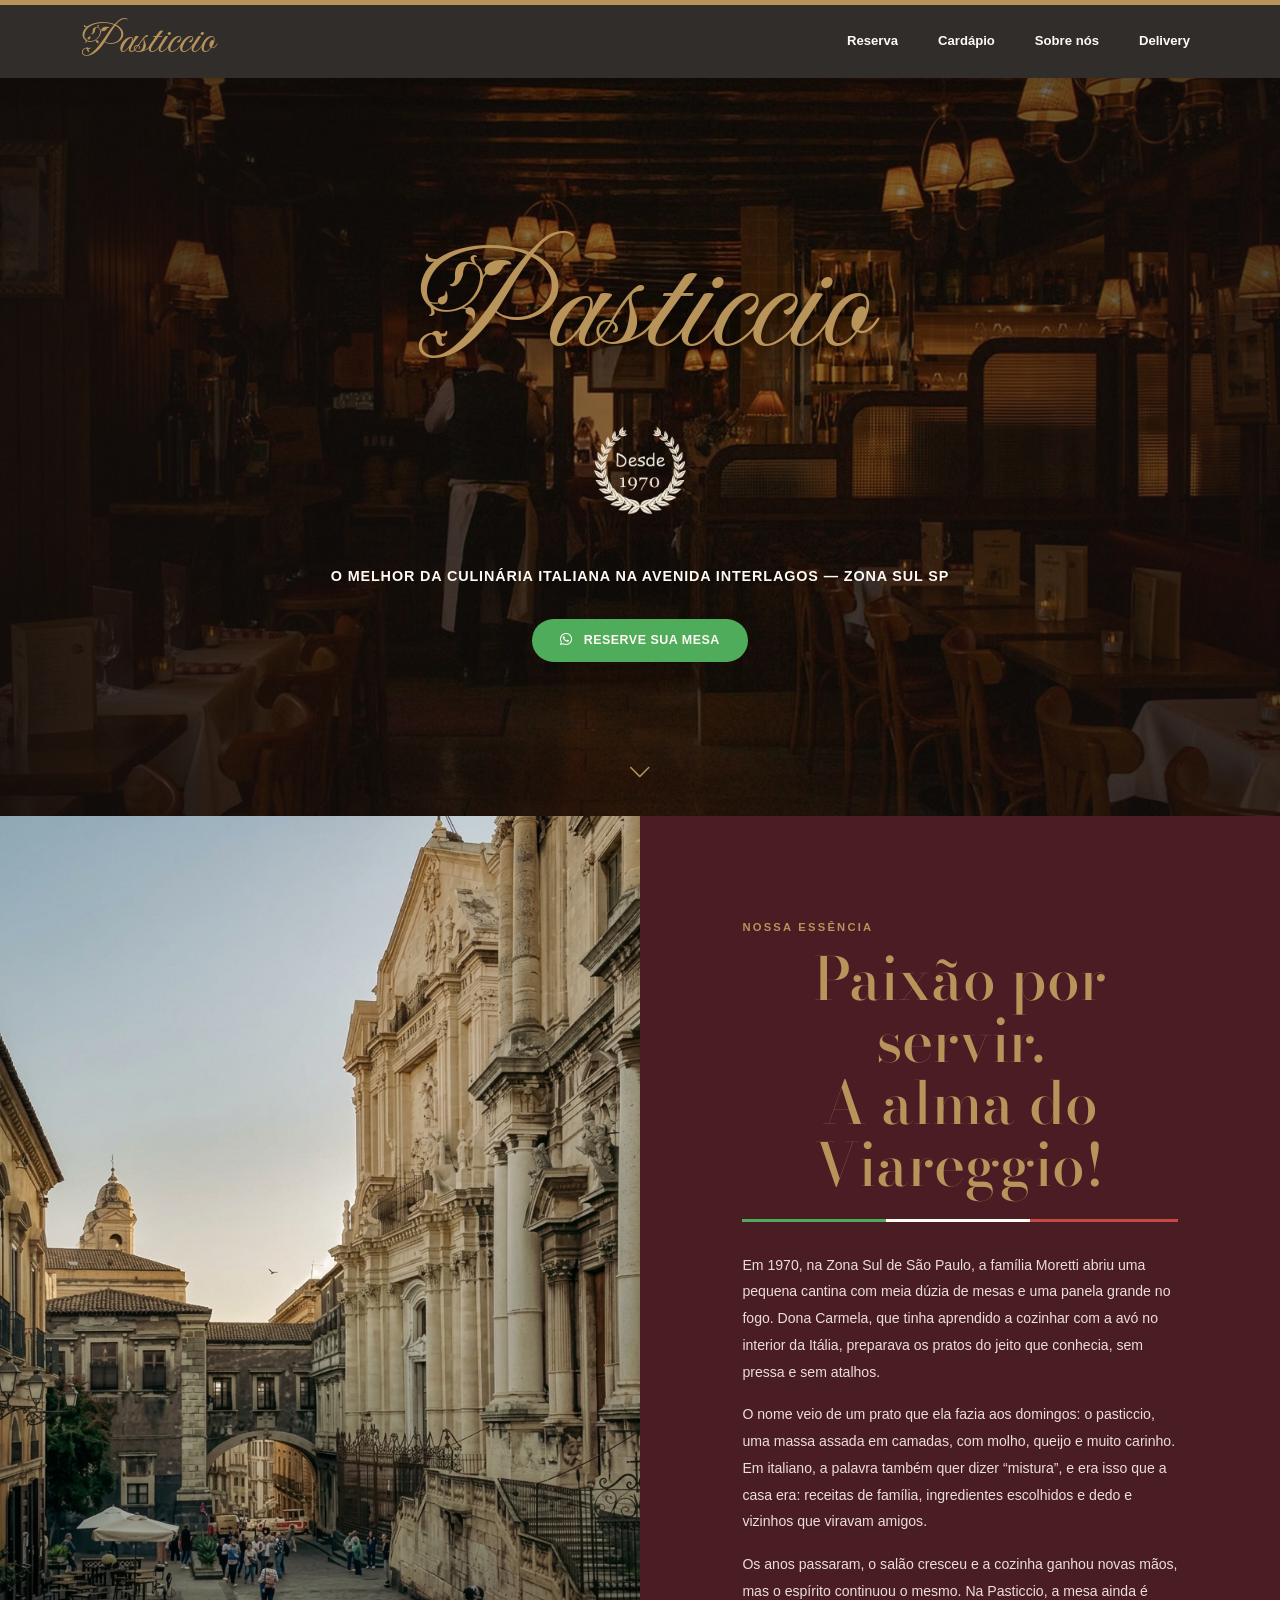
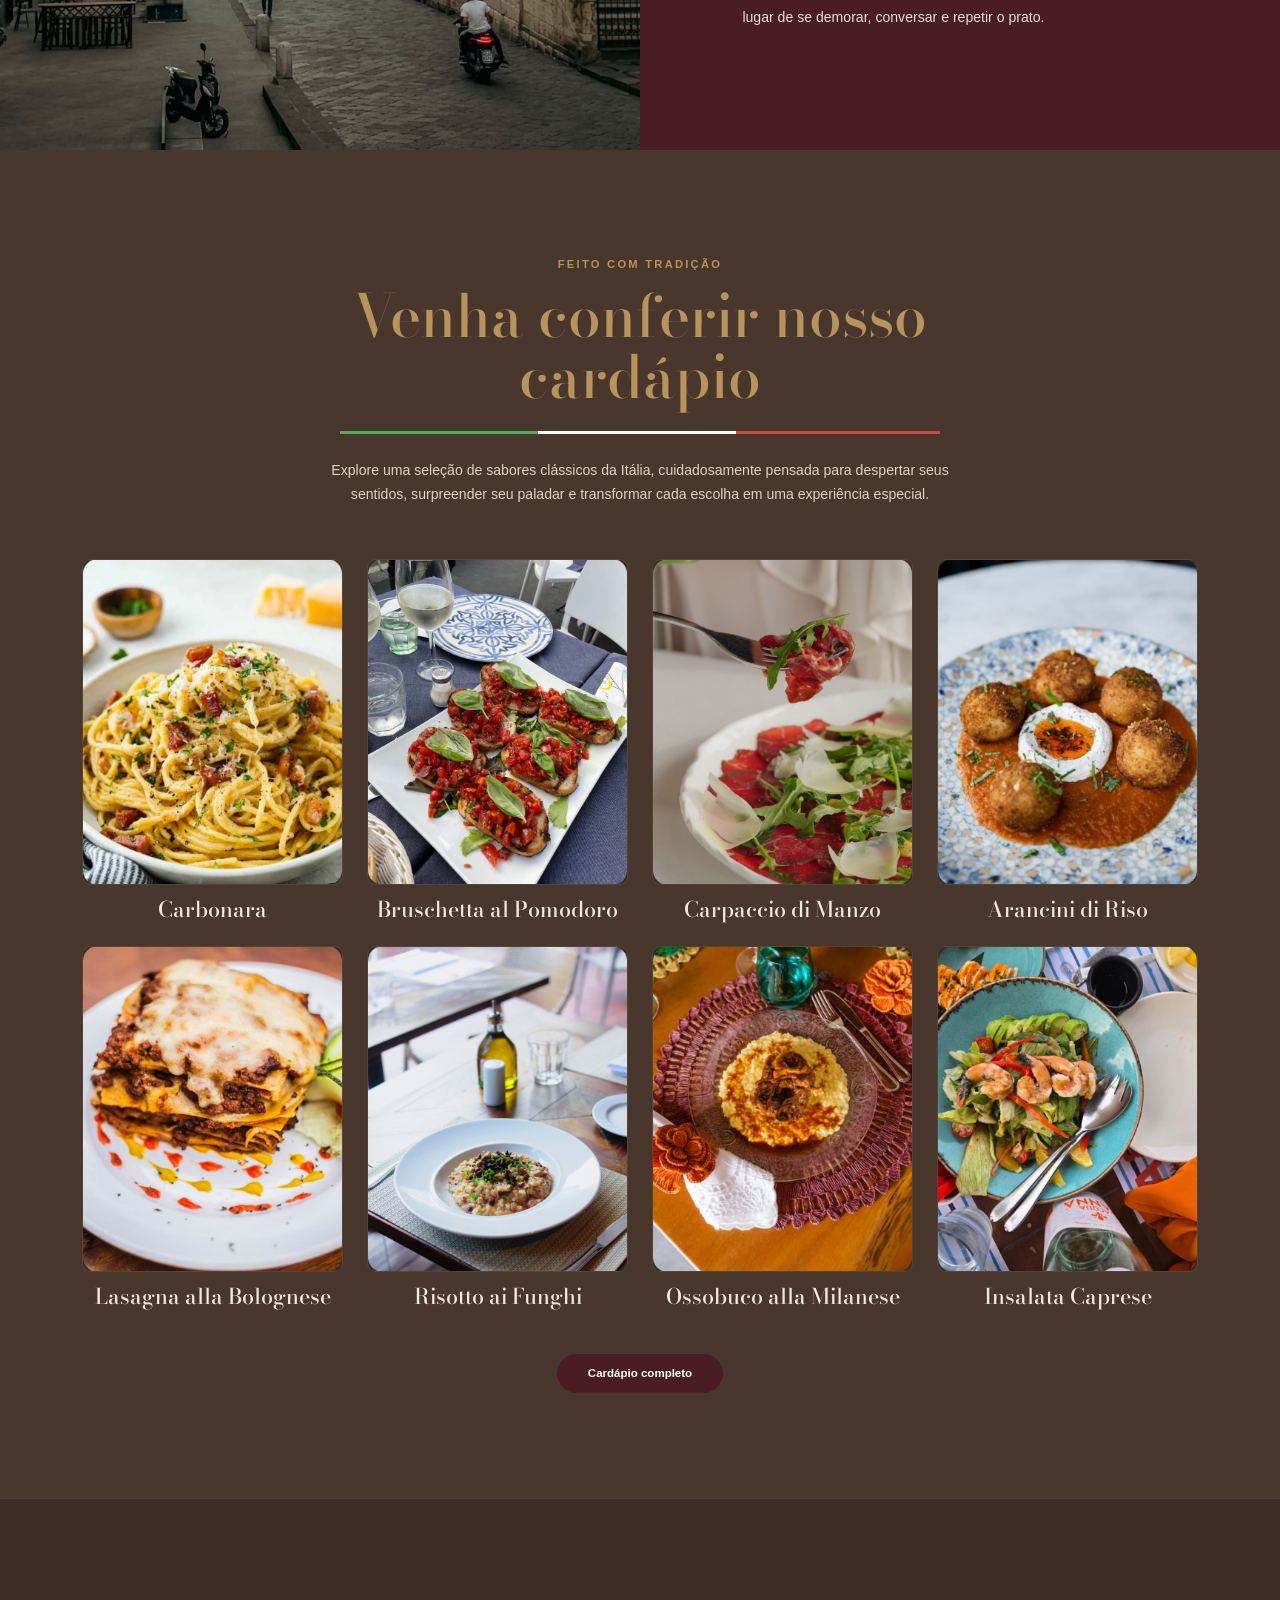
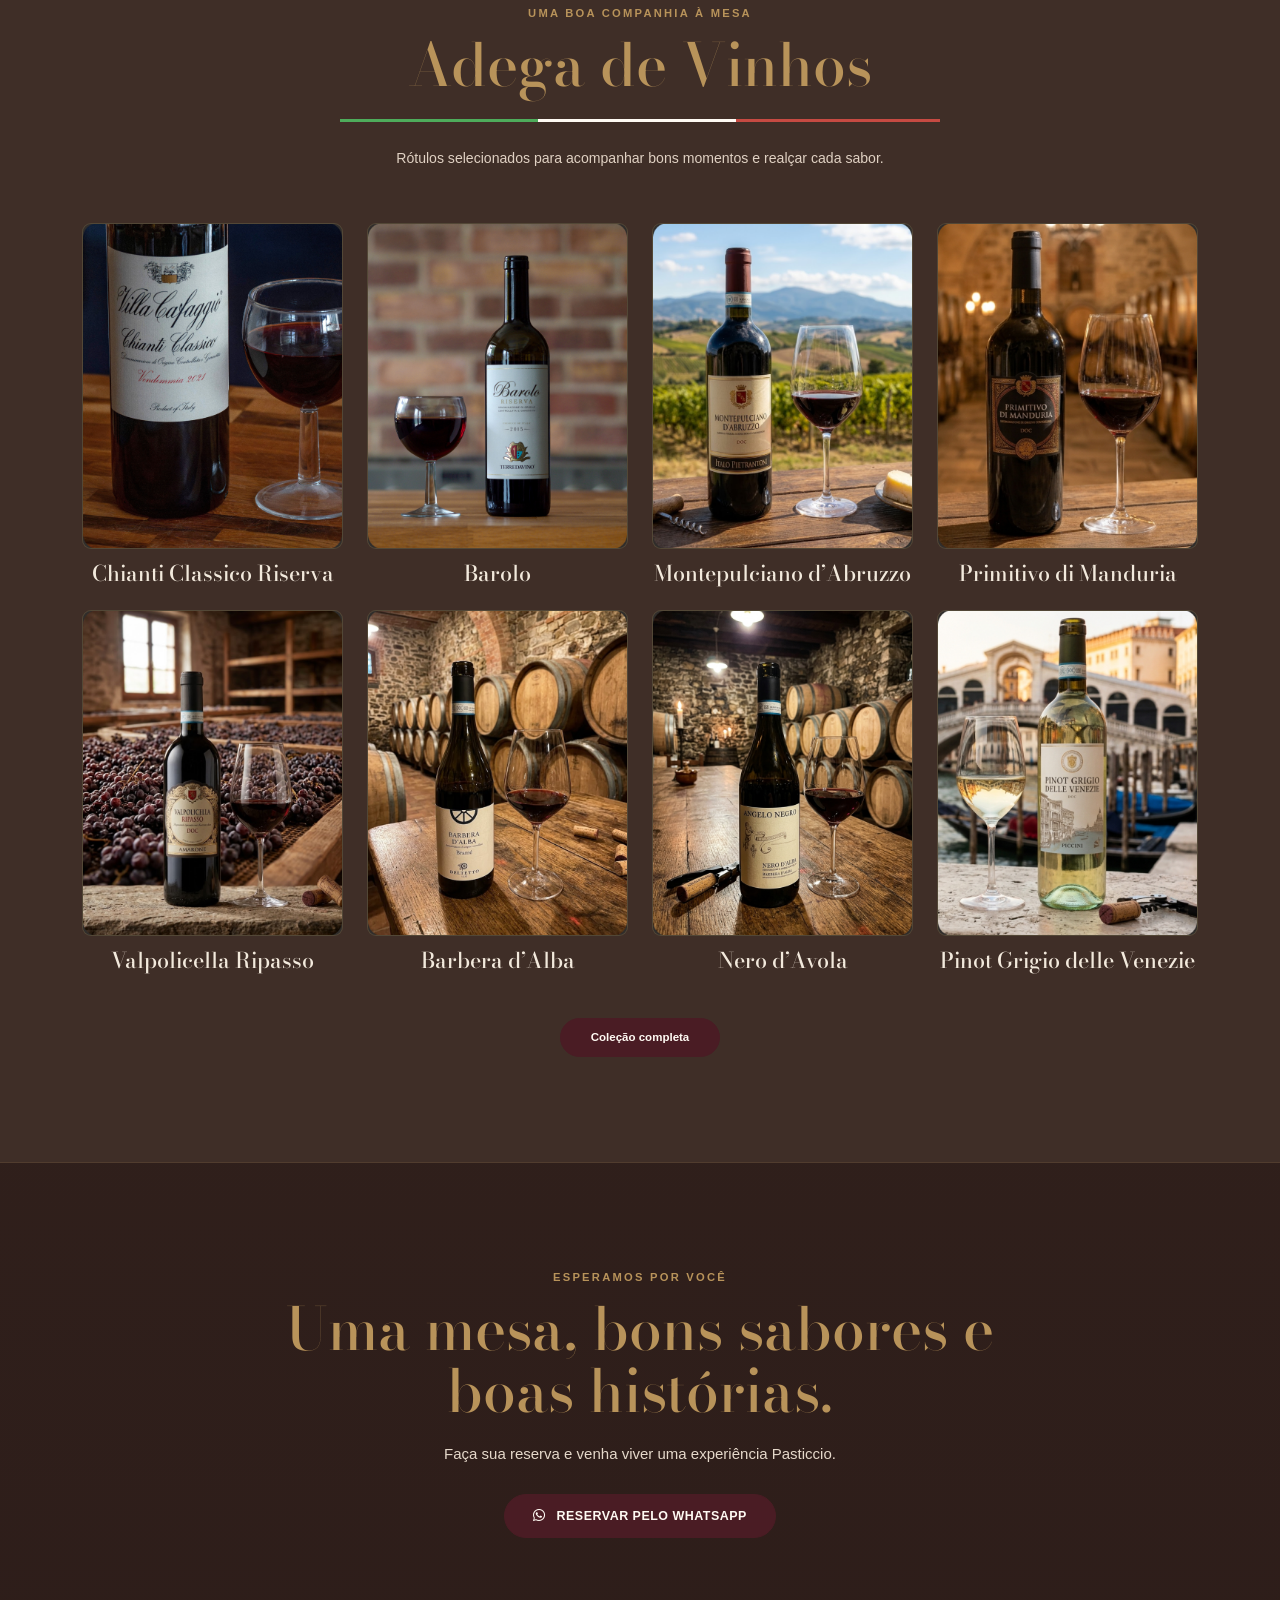
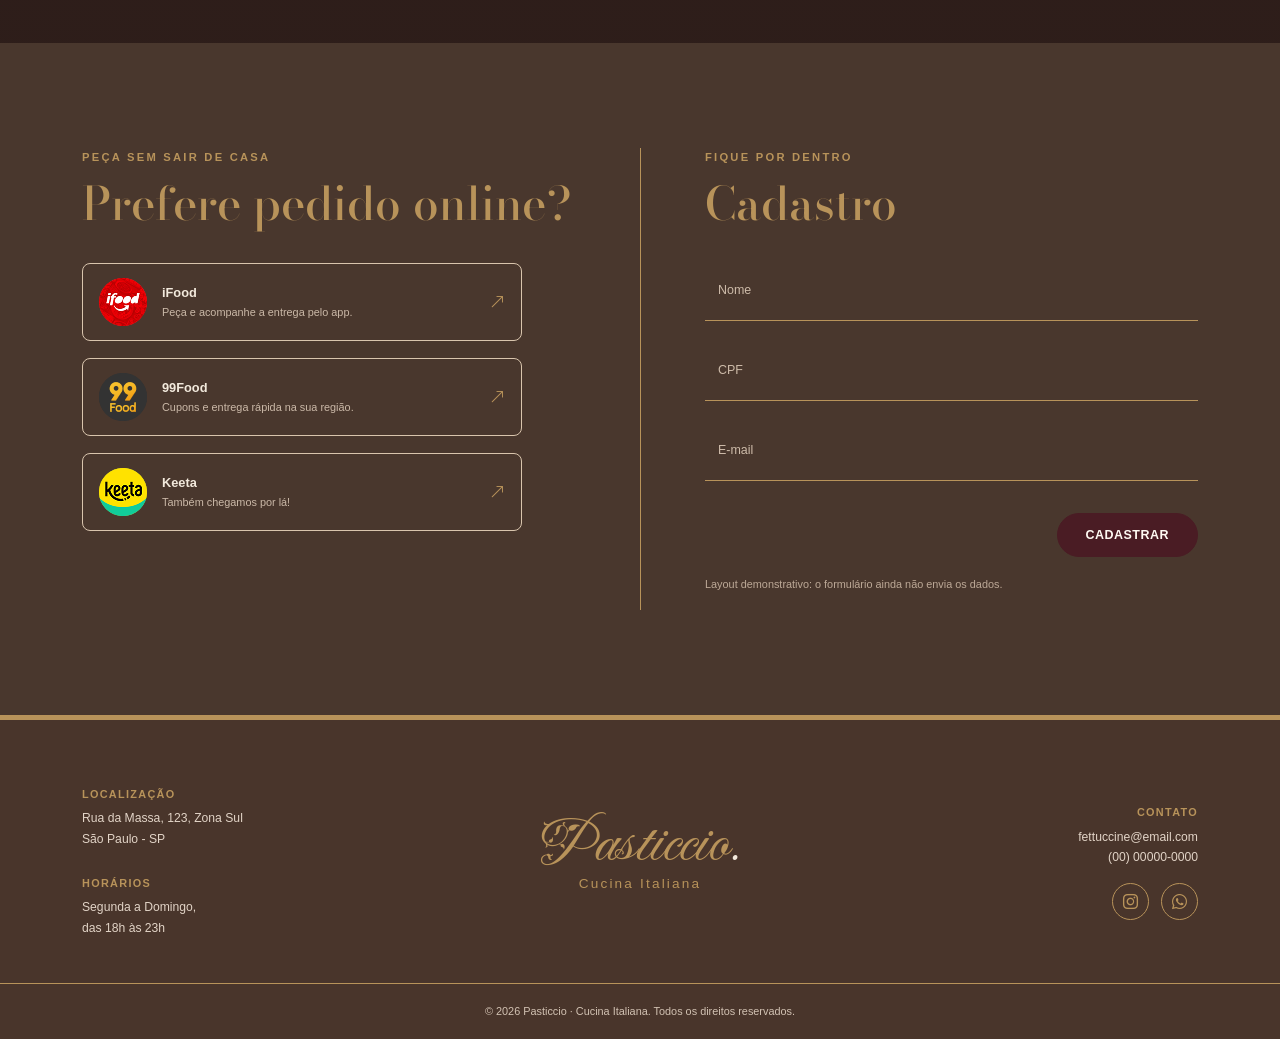
<file: index.html>
<!DOCTYPE html>
<html lang="pt-BR">
<head>
    <meta charset="UTF-8">
    <meta http-equiv="refresh" content="0; url=./Html/index.html">
    <title>PI Project</title>
</head>
<body>
    <script>
        window.location.replace("./Html/index.html");
    </script>
</body>
</html>
</file>
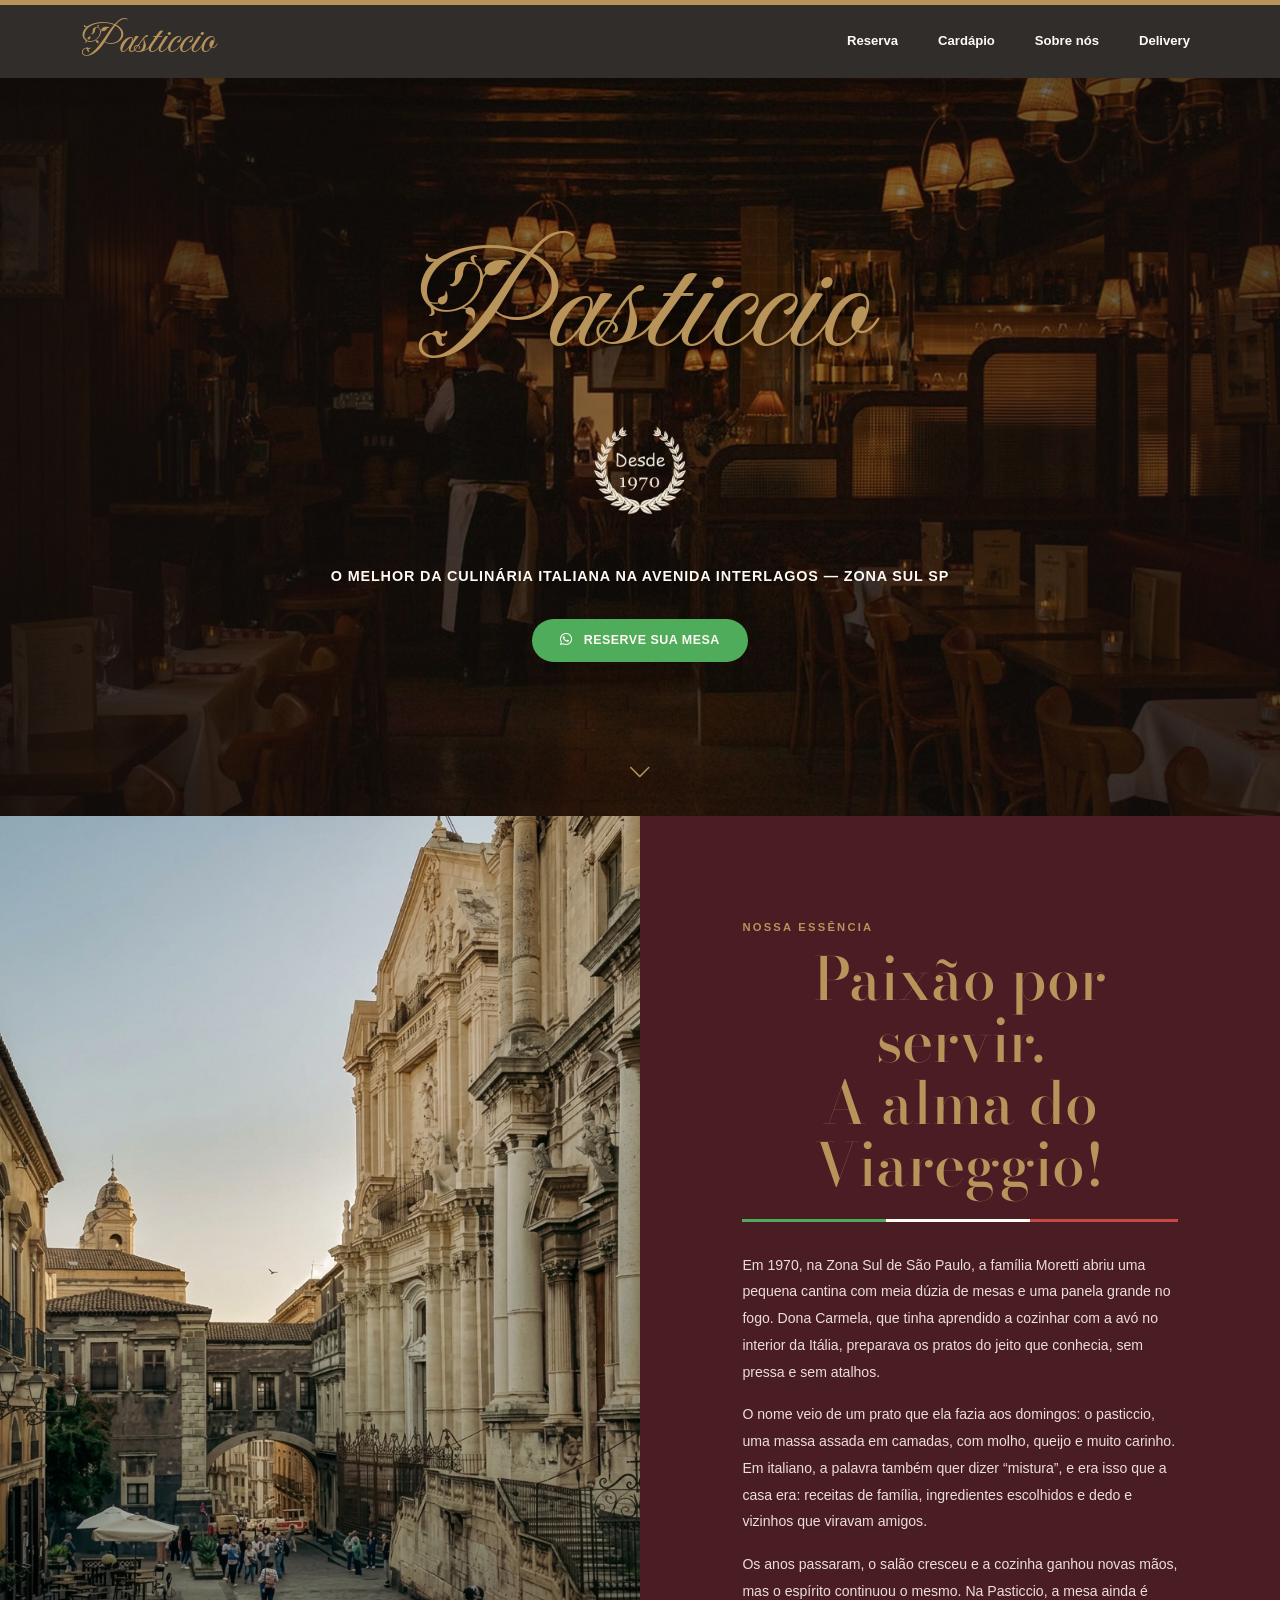
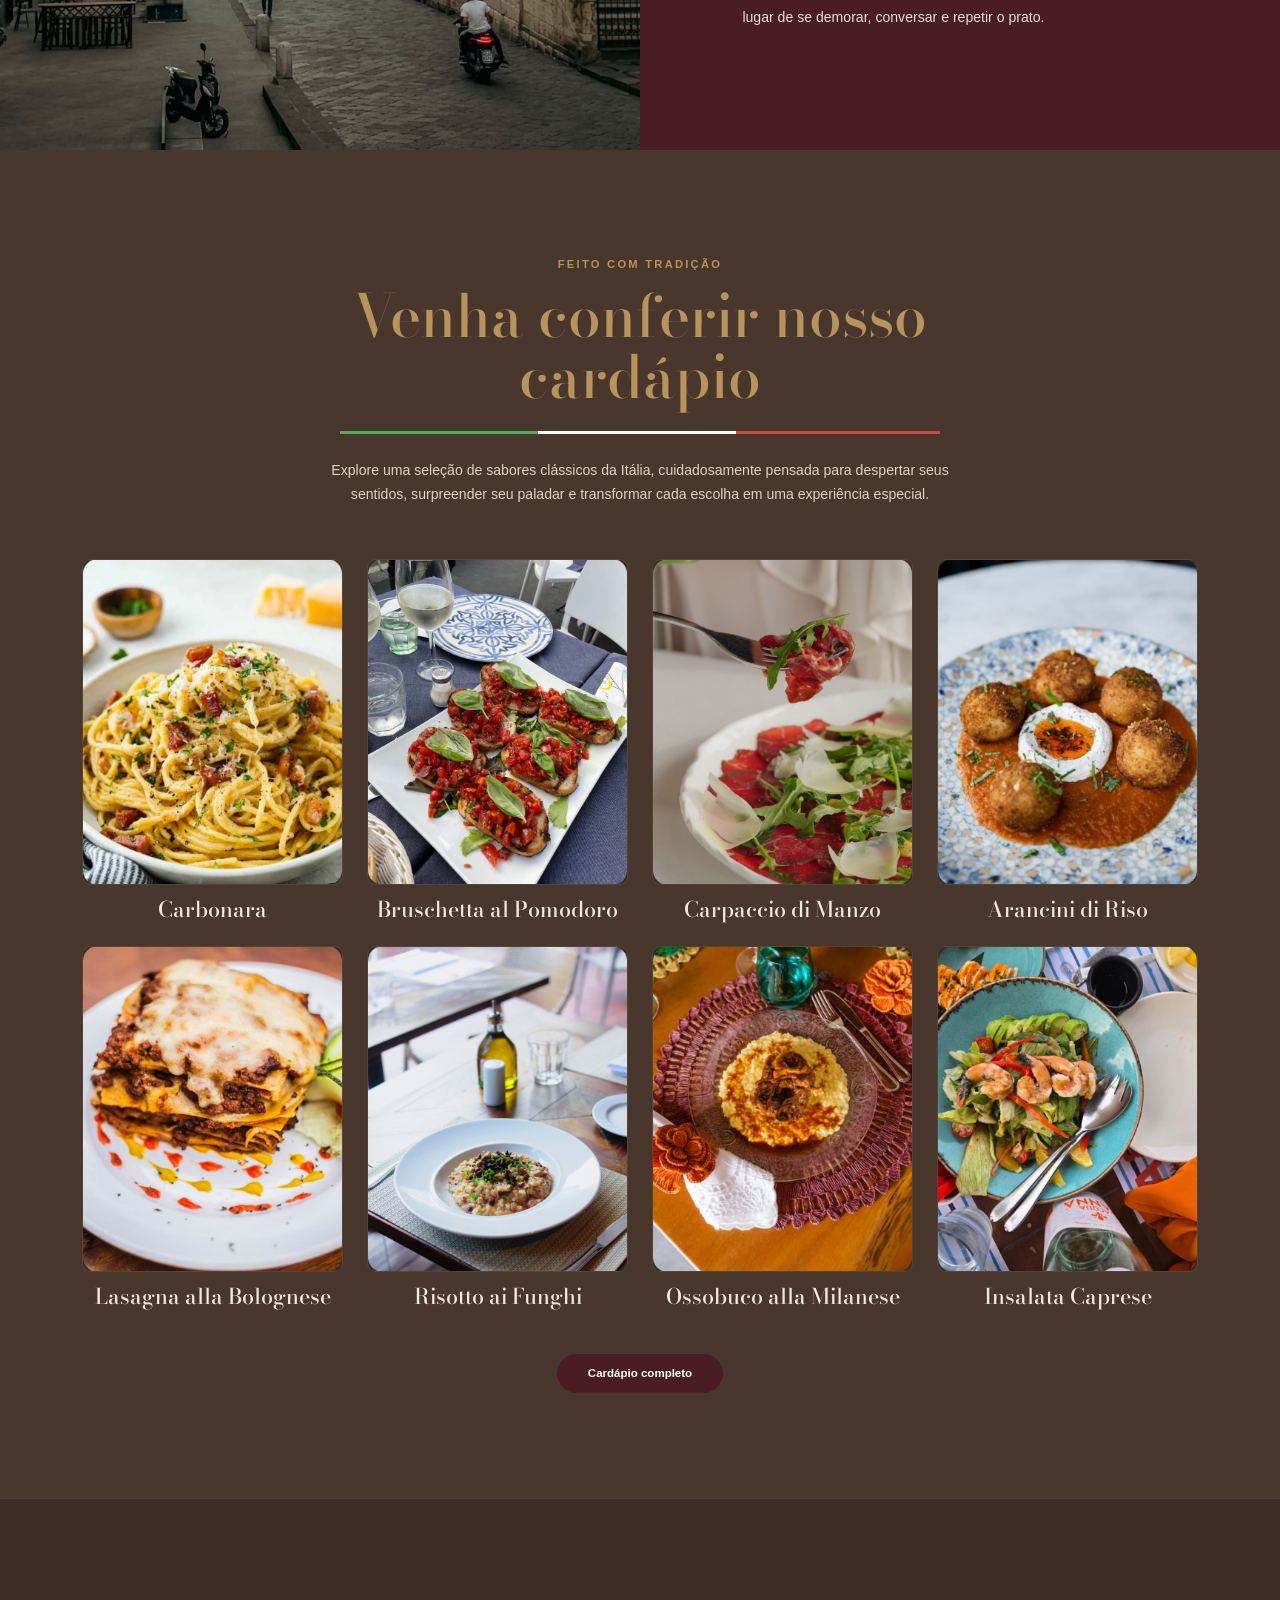
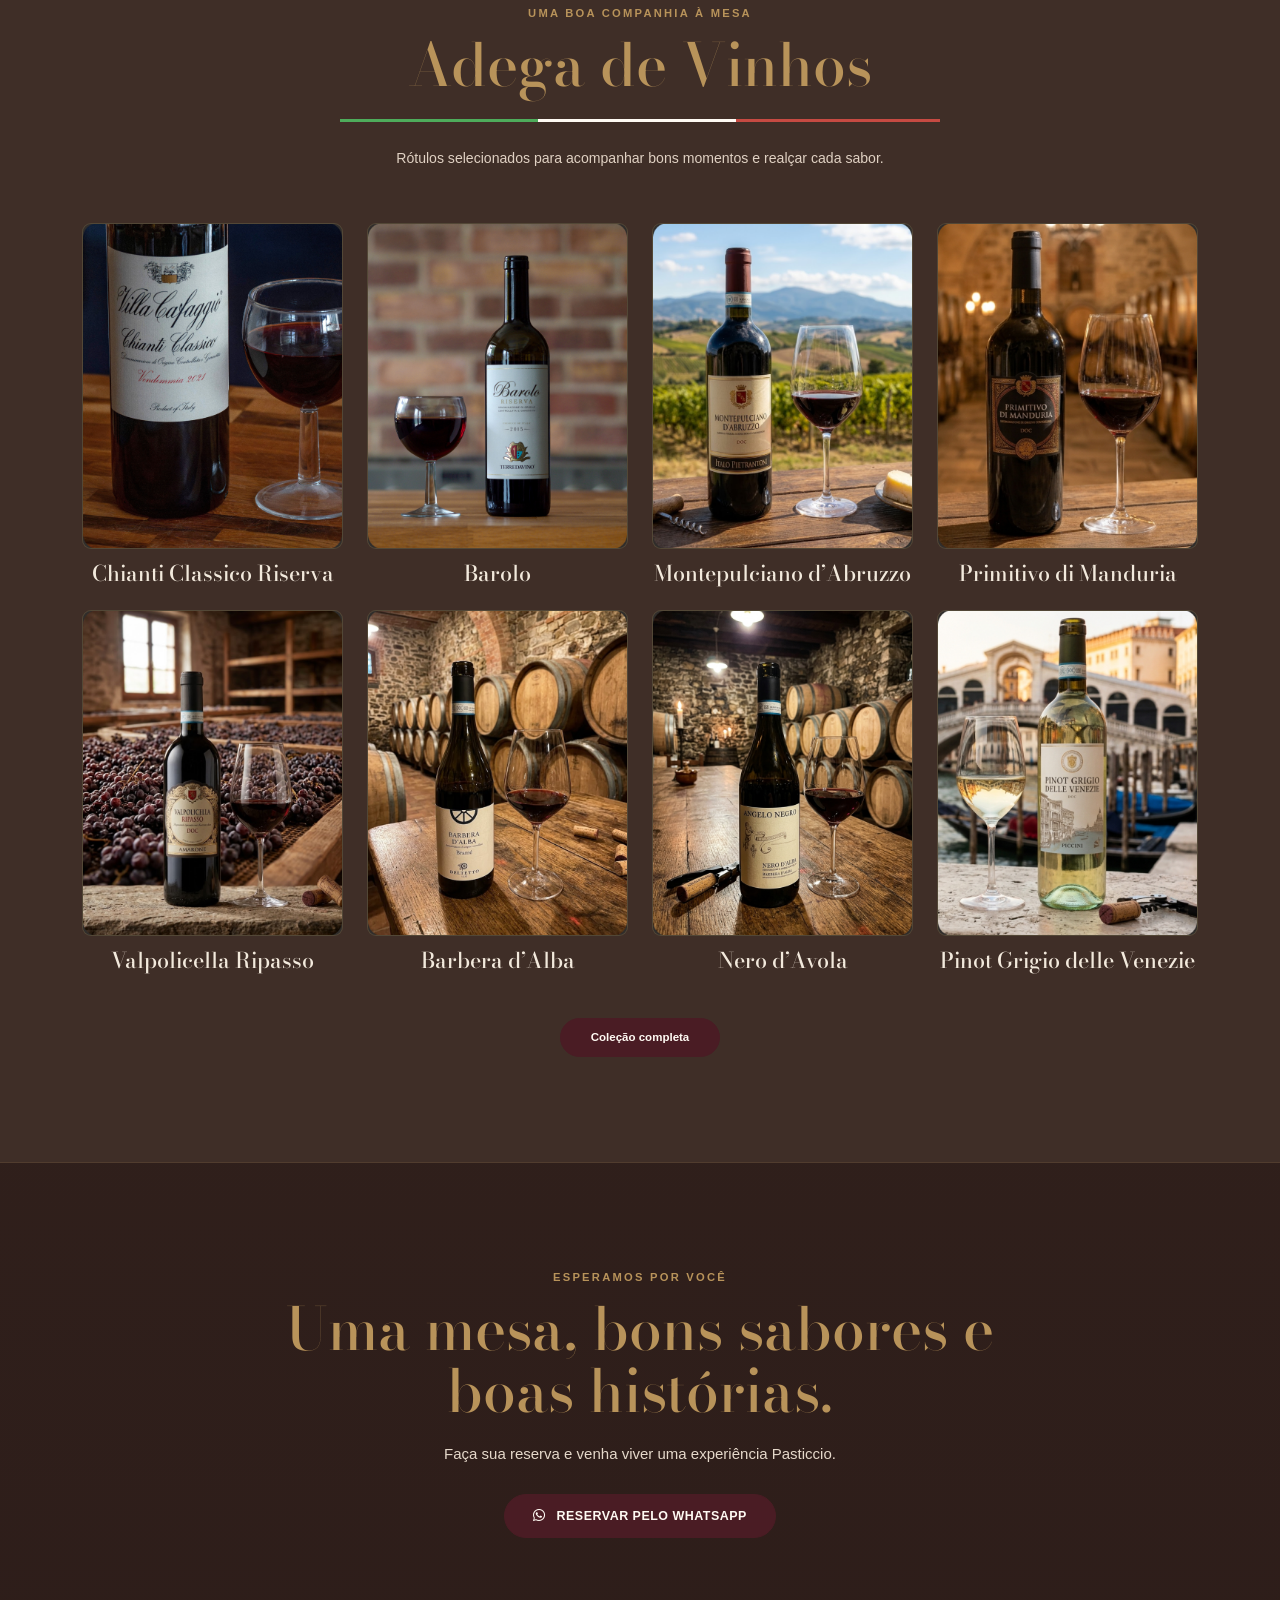
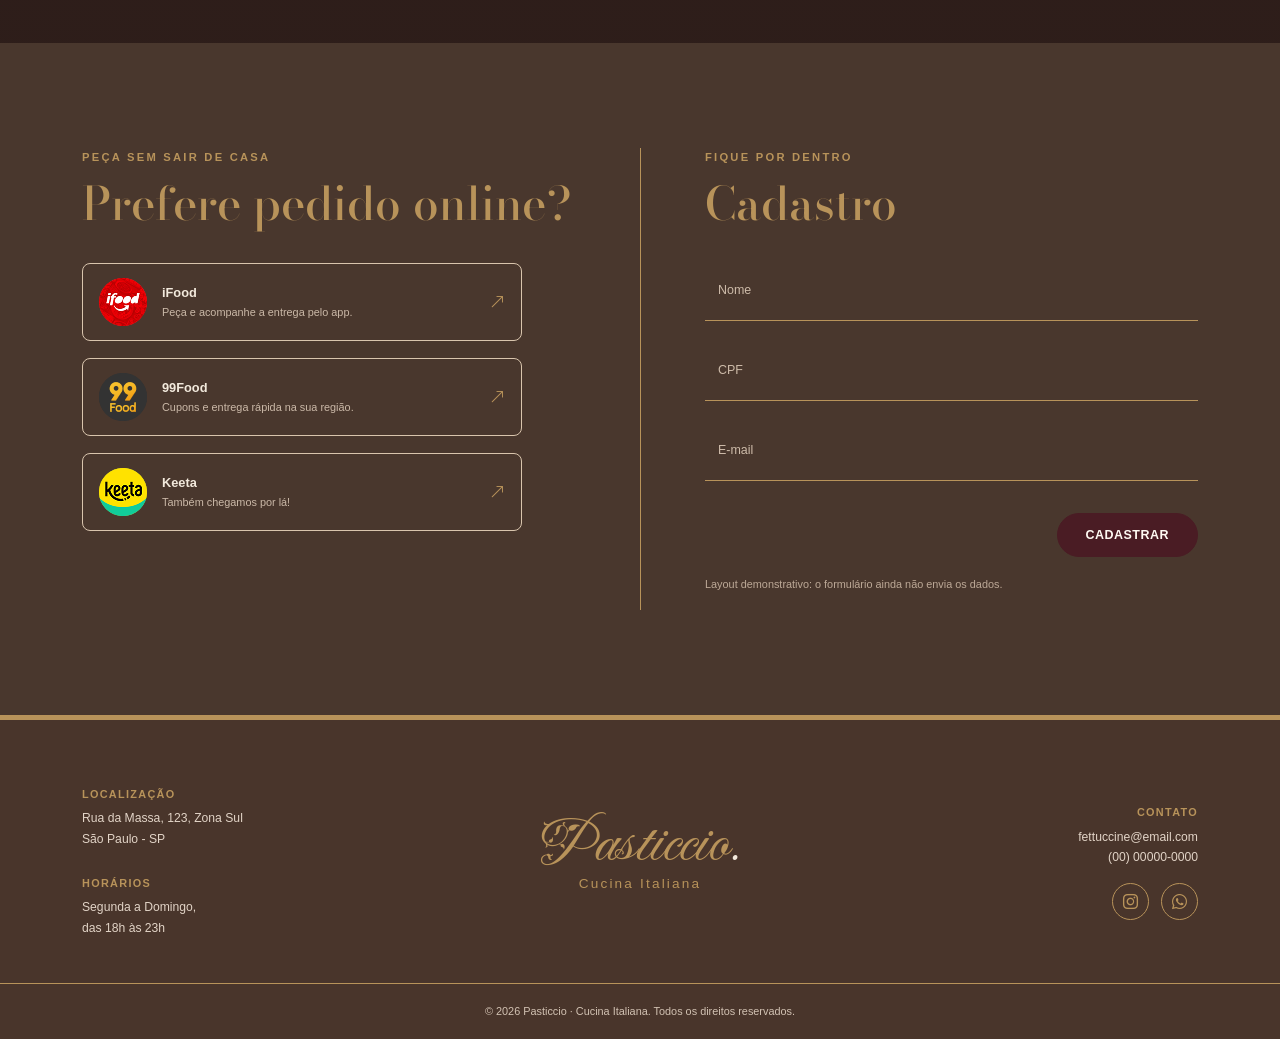
<file: Html/index.html>
<!doctype html>
<html lang="pt-BR">
<head>
  <meta charset="utf-8">
  <meta name="viewport" content="width=device-width, initial-scale=1">
  <meta name="description" content="Pasticcio — tradição e culinária italiana na Zona Sul de São Paulo.">
  <title>Pasticcio | Cucina Italiana</title>

  <link rel="stylesheet" href="CSS/reset.css">
  <!-- Bootstrap 5.3.3: CSS -->
  <link href="https://cdn.jsdelivr.net/npm/bootstrap@5.3.3/dist/css/bootstrap.min.css" rel="stylesheet">
  <link rel="stylesheet" href="https://cdn.jsdelivr.net/npm/bootstrap-icons@1.11.3/font/bootstrap-icons.min.css">

  <!-- Links fontes -->
  <link href="https://fonts.googleapis.com/css2?family=Cormorant+Garamond:wght@400;500;600;700&family=DM+Sans:wght@400;500;600;700&family=Great+Vibes&display=swap" rel="stylesheet">
  <link href="https://fonts.googleapis.com/css2?family=Cormorant+Garamond:wght@400;500;600;700&family=DM+Sans:wght@400;500;600;700&family=Fleur+De+Leah&display=swap" rel="stylesheet"> 
  <link rel="preconnect" href="https://fonts.googleapis.com">
  <link rel="preconnect" href="https://fonts.gstatic.com" crossorigin>
  <link href="https://fonts.googleapis.com/css2?family=Bodoni+Moda:wght@400;500&display=swap" rel="stylesheet">

  <link rel="stylesheet" href="style.css">
</head>

<body>
  <nav class="navbar navbar-expand-lg navbar-dark site-navbar sticky-top">
    <div class="container">
      <a class="navbar-brand brand-logo" href="#inicio">Pasticcio<span></span></a>

      <button class="navbar-toggler" type="button" data-bs-toggle="collapse" data-bs-target="#menuPrincipal"
        aria-controls="menuPrincipal" aria-expanded="false" aria-label="Abrir menu">
        <span class="navbar-toggler-icon"></span>
      </button>

      <div class="collapse navbar-collapse" id="menuPrincipal">
        <ul class="navbar-nav ms-auto align-items-lg-center gap-lg-4">
          <li class="nav-item"><a class="nav-link" href="#reserva">Reserva</a></li>
          <li class="nav-item"><a class="nav-link" href="#cardapio">Cardápio</a></li>
          <li class="nav-item"><a class="nav-link" href="#historia">Sobre nós</a></li>
          <li class="nav-item"><a class="nav-link" href="#contato">Delivery</a></li>
        </ul>
      </div>
    </div>
  </nav>

  <main>
    <section class="hero-section" id="inicio">
      <div class="hero-overlay"></div>
      <div class="container hero-content text-center">
        <h1 class="hero-logo">Pasticcio</h1>
        <div class="laurel">
          <img src="../Images/arquivo.figma/image_5-removebg-preview 1.png" alt=""></div>
        <p class="hero-subtitle">O melhor da culinária italiana na Avenida Interlagos — Zona Sul SP</p>
        <a class="btn btn-main btn-whatsapp" href="#reserva">
          <i class="bi bi-whatsapp"></i> Reserve sua mesa
        </a>
      </div>
      <a href="#historia" class="scroll-cue" aria-label="Conheça nossa história"><i class="bi bi-chevron-down"></i></a>
    </section>

    <section class="history-section section-space" id="historia">
      <div class="container-fluid px-0">
        <div class="row g-0 align-items-stretch">
          <div class="col-lg-6 history-image" role="img" aria-label="Rua histórica na Itália"></div>
          <div class="col-lg-6 history-copy d-flex align-items-center">
            <div class="history-inner">
              <p class="eyebrow">Nossa essência</p>
              <h2>Paixão por servir.<br>A alma do Viareggio!</h2>
              <div class="title-rule"></div>
              <p>Em 1970, na Zona Sul de São Paulo, a família Moretti abriu uma pequena cantina com meia dúzia de mesas e uma panela grande no fogo. Dona Carmela, que tinha aprendido a cozinhar com a avó no interior da Itália, preparava os pratos do jeito que conhecia, sem pressa e sem atalhos.</p>
              <p>O nome veio de um prato que ela fazia aos domingos: o pasticcio, uma massa assada em camadas, com molho, queijo e muito carinho. Em italiano, a palavra também quer dizer “mistura”, e era isso que a casa era: receitas de família, ingredientes escolhidos e dedo e vizinhos que viravam amigos.</p>
              <p>Os anos passaram, o salão cresceu e a cozinha ganhou novas mãos, mas o espírito continuou o mesmo. Na Pasticcio, a mesa ainda é lugar de se demorar, conversar e repetir o prato.</p>
            </div>
          </div>
        </div>
      </div>
    </section>

    <section class="menu-section section-space" id="cardapio">
      <div class="container">
        <header class="section-heading text-center">
          <p class="eyebrow">Feito com tradição</p>
          <h2>Venha conferir nosso cardápio</h2>
          <div class="title-rule title-rule-center"></div>
          <p>Explore uma seleção de sabores clássicos da Itália, cuidadosamente pensada para despertar seus sentidos, surpreender seu paladar e transformar cada escolha em uma experiência especial.</p>
        </header>

        <div class="row g-4 menu-grid">
          <div class="col-6 col-md-3">
            <a href="single.html?item=carbonara" class="dish-card catalog-card" aria-label="Detalhes de Carbonara" aria-controls="dish-description-1" aria-expanded="false">
              <div class="catalog-card-toggle">
                <img src="../Images/arquivo.figma/carbonara.png" alt="" loading="lazy">
              </div>
              <div class="catalog-card-details" id="dish-description-1" hidden>
                <p>Massa al dente com molho de gemas e pecorino romano, sem creme de leite. Finalizada com guanciale crocante e pimenta-do-reino.</p>
              </div>
              <h3>Carbonara</h3>
            </a>
          </div>
          <div class="col-6 col-md-3">
            <a href="single.html?item=bruschetta" class="dish-card catalog-card" aria-label="Detalhes de Bruschetta al Pomodoro" aria-controls="dish-description-2" aria-expanded="false">
              <div class="catalog-card-toggle">
                <img src="../Images/arquivo.figma/Bruschetta.png" alt="" loading="lazy">
              </div>
              <div class="catalog-card-details" id="dish-description-2" hidden>
                <p>Pão italiano tostado e esfregado com alho, coberto com tomates maduros, manjericão, sal marinho e azeite extravirgem.</p>
              </div>
              <h3>Bruschetta al Pomodoro</h3>
            </a>
          </div>
          <div class="col-6 col-md-3">
            <a href="single.html?item=carpaccio" class="dish-card catalog-card" aria-label="Detalhes de Carpaccio di Manzo" aria-controls="dish-description-3" aria-expanded="false">
              <div class="catalog-card-toggle">
                <img src="../Images/arquivo.figma/Carpaccio.png" alt="" loading="lazy">
              </div>
              <div class="catalog-card-details" id="dish-description-3" hidden>
                <p>Lâminas finas de filé-mignon cru sobre rúcula fresca, com lascas de parmesão, alcaparras e molho de limão-siciliano, azeite e pimenta-do-reino.</p>
              </div>
              <h3>Carpaccio di Manzo</h3>
            </a>
          </div>
          <div class="col-6 col-md-3">
            <a href="single.html?item=arancini" class="dish-card catalog-card" aria-label="Detalhes de Arancini di Riso" aria-controls="dish-description-4" aria-expanded="false">
              <div class="catalog-card-toggle">
                <img src="../Images/arquivo.figma/Arancini.png" alt="" loading="lazy">
              </div>
              <div class="catalog-card-details" id="dish-description-4" hidden>
                <p>Bolinhos de risoto empanados em panko e recheados com muçarela. Acompanham molho rústico de tomate com manjericão e parmesão.</p>
              </div>
              <h3>Arancini di Riso</h3>
            </a>
          </div>
          <div class="col-6 col-md-3">
            <a href="single.html?item=lasagna" class="dish-card catalog-card" aria-label="Detalhes de Lasagna alla Bolognese" aria-controls="dish-description-5" aria-expanded="false">
              <div class="catalog-card-toggle">
                <img src="../Images/arquivo.figma/Lasagna.png" alt="" loading="lazy">
              </div>
              <div class="catalog-card-details" id="dish-description-5" hidden>
                <p>Massa fresca artesanal em camadas com ragù de carne, bechamel e parmesão, gratinada no forno.</p>
              </div>
              <h3>Lasagna alla Bolognese</h3>
            </a>
          </div>
          <div class="col-6 col-md-3">
            <a href="single.html?item=risotto-funghi" class="dish-card catalog-card" aria-label="Detalhes de Risotto ai Funghi" aria-controls="dish-description-6" aria-expanded="false">
              <div class="catalog-card-toggle">
                <img src="../Images/arquivo.figma/Frame 50.png" alt="" loading="lazy">
              </div>
              <div class="catalog-card-details" id="dish-description-6" hidden>
                <p>Arroz arbóreo cozido com caldo caseiro e vinho branco, cogumelos salteados no alho, manteiga, parmesão e salsinha.</p>
              </div>
              <h3>Risotto ai Funghi</h3>
            </a>
          </div>
          <div class="col-6 col-md-3">
            <a href="single.html?item=ossobuco" class="dish-card catalog-card" aria-label="Detalhes de Ossobuco alla Milanese" aria-controls="dish-description-7" aria-expanded="false">
              <div class="catalog-card-toggle">
                <img src="../Images/arquivo.figma/Frame 52.png" alt="" loading="lazy">
              </div>
              <div class="catalog-card-details" id="dish-description-7" hidden>
                <p>Jarrete bovino braseado com cenoura, aipo, cebola, tomate e vinho branco. Servido com seu molho e gremolata de limão, alho e salsa.</p>
              </div>
              <h3>Ossobuco alla Milanese</h3>
            </a>
          </div>
          <div class="col-6 col-md-3">
            <a href="single.html?item=insalata-caprese" class="dish-card catalog-card" aria-label="Detalhes de Insalata Caprese" aria-controls="dish-description-8" aria-expanded="false">
              <div class="catalog-card-toggle">
                <img src="../Images/arquivo.figma/Frame 54.png" alt="" loading="lazy">
              </div>
              <div class="catalog-card-details" id="dish-description-8" hidden>
                <p>Tomate maduro, muçarela de búfala e manjericão, com azeite extravirgem, flor de sal e redução balsâmica.</p>
              </div>
              <h3>Insalata Caprese</h3>
            </a>
          </div>
        </div>
        <details class="catalog-collection text-center section-action">
          <summary class="btn btn-outline-gold">
            <span class="catalog-show-all">Cardápio completo</span>
            <span class="catalog-show-less">Ver menos</span>
          </summary>
          <div class="row g-4 mt-2">
            <div class="col-6 col-md-3">
              <a href="single.html?item=fettuccine" class="dish-card catalog-card" aria-label="Detalhes de Fettuccine ao Molho Branco" aria-controls="dish-description-9" aria-expanded="false">
                <div class="catalog-card-toggle">
                  <img src="../Images/arquivo.figma/Frame 55.png" alt="" loading="lazy">
                </div>
                <div class="catalog-card-details" id="dish-description-9" hidden>
                  <p>Fettuccine fresco com molho de manteiga, creme de leite e parmesão, finalizado com pimenta-do-reino e salsinha.</p>
                </div>
                <h3>Fettuccine ao Molho Branco</h3>
              </a>
            </div>
            <div class="col-6 col-md-3">
              <a href="single.html?item=spaghetti-vongole" class="dish-card catalog-card" aria-label="Detalhes de Spaghetti alle Vongole" aria-controls="dish-description-10" aria-expanded="false">
                <div class="catalog-card-toggle">
                  <img src="../Images/arquivo.figma/Frame 58.png" alt="" loading="lazy">
                </div>
                <div class="catalog-card-details" id="dish-description-10" hidden>
                  <p>Spaghetti al dente salteado com vôngoles, alho, vinho branco e pimenta calabresa, finalizado com salsinha e azeite.</p>
                </div>
                <h3>Spaghetti alle Vongole</h3>
              </a>
            </div>
            <div class="col-6 col-md-3">
              <a href="single.html?item=tiramisu" class="dish-card catalog-card" aria-label="Detalhes de Tiramisù" aria-controls="dish-description-11" aria-expanded="false">
                <div class="catalog-card-toggle">
                  <img src="../Images/arquivo.figma/Frame 60.png" alt="" loading="lazy">
                </div>
                <div class="catalog-card-details" id="dish-description-11" hidden>
                  <p>Biscoitos champanhe embebidos em café espresso, intercalados com creme de mascarpone e finalizados com cacau em pó.</p>
                </div>
                <h3>Tiramisù</h3>
              </a>
            </div>
            <div class="col-6 col-md-3">
              <a href="single.html?item=parmigiana" class="dish-card catalog-card" aria-label="Detalhes de Parmigiana di Melanzane" aria-controls="dish-description-12" aria-expanded="false">
                <div class="catalog-card-toggle">
                  <img src="../Images/arquivo.figma/Frame 62.png" alt="" loading="lazy">
                </div>
                <div class="catalog-card-details" id="dish-description-12" hidden>
                  <p>Berinjela dourada em camadas com molho de tomate, muçarela e manjericão, gratinada com parmesão.</p>
                </div>
                <h3>Parmigiana di Melanzane</h3>
              </a>
            </div>
            <div class="col-6 col-md-3">
              <a href="single.html?item=gnocchi-sugo" class="dish-card catalog-card" aria-label="Detalhes de Gnocchi di Patate al Sugo" aria-controls="dish-description-13" aria-expanded="false">
                <div class="catalog-card-toggle">
                  <img src="../Images/arquivo.figma/Frame 64.png" alt="" loading="lazy">
                </div>
                <div class="catalog-card-details" id="dish-description-13" hidden>
                  <p>Nhoques artesanais de batata com molho de tomate fresco, manjericão, azeite e parmesão ralado na hora.</p>
                </div>
                <h3>Gnocchi di Patate al Sugo</h3>
              </a>
            </div>
            <div class="col-6 col-md-3">
              <a href="single.html?item=risotto-frutti-di-mare" class="dish-card catalog-card" aria-label="Detalhes de Risotto ai Frutti di Mare" aria-controls="dish-description-14" aria-expanded="false">
                <div class="catalog-card-toggle">
                  <img src="../Images/arquivo.figma/Frame 66.png" alt="" loading="lazy">
                </div>
                <div class="catalog-card-details" id="dish-description-14" hidden>
                  <p>Arroz arbóreo com caldo de peixe e vinho branco, camarões, lulas, mexilhões e vôngoles. Finalizado com salsinha, limão-siciliano e azeite.</p>
                </div>
                <h3>Risotto ai Frutti di Mare</h3>
              </a>
            </div>
            <div class="col-6 col-md-3">
              <a href="single.html?item=gnocchi-pesto" class="dish-card catalog-card" aria-label="Detalhes de Gnocchi al Pesto" aria-controls="dish-description-15" aria-expanded="false">
                <div class="catalog-card-toggle catalog-card-cropped">
                  <img src="../Images/arquivo.figma/Component 14.png" alt="" loading="lazy">
                </div>
                <div class="catalog-card-details" id="dish-description-15" hidden>
                  <p>Nhoques artesanais de batata com pesto de manjericão, pinoli, alho, parmesão e azeite extravirgem. Finalizados com lascas de parmesão e manjericão.</p>
                </div>
                <h3>Gnocchi al Pesto</h3>
              </a>
            </div>
          </div>
        </details>
      </div>
    </section>

    <section class="wine-section section-space" id="adega">
      <div class="container">
        <header class="section-heading text-center">
          <p class="eyebrow">Uma boa companhia à mesa</p>
          <h2>Adega de Vinhos</h2>
          <div class="title-rule title-rule-center"></div>
          <p>Rótulos selecionados para acompanhar bons momentos e realçar cada sabor.</p>
        </header>

        <div class="row g-4 wine-grid">
          <div class="col-6 col-md-3">
            <a href="single.html?item=chianti" class="wine-card catalog-card" aria-label="Detalhes de Chianti Classico Riserva" aria-controls="wine-description-1" aria-expanded="false">
              <div class="catalog-card-toggle">
                <img src="../Images/wines/Frame 70.png" alt="" loading="lazy">
              </div>
              <div class="catalog-card-details" id="wine-description-1" hidden>
                <p>Sangiovese da Toscana, com 18 meses em carvalho francês e seis em garrafa. Notas de cereja madura, violeta e especiarias, com acidez vibrante e taninos firmes.</p>
              </div>
              <h3>Chianti Classico Riserva</h3>
            </a>
          </div>
          <div class="col-6 col-md-3">
            <a href="single.html?item=barolo" class="wine-card catalog-card" aria-label="Detalhes de Barolo" aria-controls="wine-description-2" aria-expanded="false">
              <div class="catalog-card-toggle">
                <img src="../Images/wines/Frame 102.png" alt="" loading="lazy">
              </div>
              <div class="catalog-card-details" id="wine-description-2" hidden>
                <p>Nebbiolo do Piemonte, com 24 meses em carvalho da Slavônia e 12 em garrafa. Aromas de rosas secas, alcatrão, cereja negra e tabaco, com taninos marcantes.</p>
              </div>
              <h3>Barolo</h3>
            </a>
          </div>
          <div class="col-6 col-md-3">
            <a href="single.html?item=montepulciano" class="wine-card catalog-card" aria-label="Detalhes de Montepulciano d’Abruzzo" aria-controls="wine-description-3" aria-expanded="false">
              <div class="catalog-card-toggle">
                <img src="../Images/wines/Frame 74.png" alt="" loading="lazy">
              </div>
              <div class="catalog-card-details" id="wine-description-3" hidden>
                <p>Montepulciano da costa do Adriático, com estágio em cubas de cimento. Macio e frutado, com ameixa, amora e pimenta-preta. Acompanha massas ao molho de tomate.</p>
              </div>
              <h3>Montepulciano d’Abruzzo</h3>
            </a>
          </div>
          <div class="col-6 col-md-3">
            <a href="single.html?item=primitivo" class="wine-card catalog-card" aria-label="Detalhes de Primitivo di Manduria" aria-controls="wine-description-4" aria-expanded="false">
              <div class="catalog-card-toggle">
                <img src="../Images/wines/Frame 107.png" alt="" loading="lazy">
              </div>
              <div class="catalog-card-details" id="wine-description-4" hidden>
                <p>Primitivo da Puglia, com oito meses de estágio em carvalho americano. Encorpado, com geleia de frutas negras, figo seco e baunilha.</p>
              </div>
              <h3>Primitivo di Manduria</h3>
            </a>
          </div>
          <div class="col-6 col-md-3">
            <a href="single.html?item=valpolicella" class="wine-card catalog-card" aria-label="Detalhes de Valpolicella Ripasso" aria-controls="wine-description-5" aria-expanded="false">
              <div class="catalog-card-toggle">
                <img src="../Images/wines/Frame 78.png" alt="" loading="lazy">
              </div>
              <div class="catalog-card-details" id="wine-description-5" hidden>
                <p>Corvina, Corvinone e Rondinella do Vêneto. Passa pelas cascas do Amarone e estagia 18 meses em carvalho. Notas de cereja em calda, amêndoa e especiarias doces.</p>
              </div>
              <h3>Valpolicella Ripasso</h3>
            </a>
          </div>
          <div class="col-6 col-md-3">
            <a href="single.html?item=barbera" class="wine-card catalog-card" aria-label="Detalhes de Barbera d’Alba" aria-controls="wine-description-6" aria-expanded="false">
              <div class="catalog-card-toggle">
                <img src="../Images/wines/Frame 80.png" alt="" loading="lazy">
              </div>
              <div class="catalog-card-details" id="wine-description-6" hidden>
                <p>Barbera do Piemonte, com dez meses em carvalho francês usado. Notas de cereja azeda, framboesa e violeta, com acidez marcante e taninos suaves.</p>
              </div>
              <h3>Barbera d’Alba</h3>
            </a>
          </div>
          <div class="col-6 col-md-3">
            <a href="single.html?item=nero-d-avola" class="wine-card catalog-card" aria-label="Detalhes de Nero d’Avola" aria-controls="wine-description-7" aria-expanded="false">
              <div class="catalog-card-toggle">
                <img src="../Images/wines/Frame 82.png" alt="" loading="lazy">
              </div>
              <div class="catalog-card-details" id="wine-description-7" hidden>
                <p>Nero d’Avola da Sicília, com seis meses em aço inox. Notas de ameixa, amora, especiarias e ervas mediterrâneas, com taninos aveludados.</p>
              </div>
              <h3>Nero d’Avola</h3>
            </a>
          </div>
          <div class="col-6 col-md-3">
            <a href="single.html?item=pinot-grigio" class="wine-card catalog-card" aria-label="Detalhes de Pinot Grigio delle Venezie" aria-controls="wine-description-8" aria-expanded="false">
              <div class="catalog-card-toggle">
                <img src="../Images/wines/Frame 84.png" alt="" loading="lazy">
              </div>
              <div class="catalog-card-details" id="wine-description-8" hidden>
                <p>Pinot Grigio do nordeste da Itália, fermentado em aço inox a baixa temperatura. Leve, seco e fresco, com notas de pera, maçã verde e flores brancas.</p>
              </div>
              <h3>Pinot Grigio delle Venezie</h3>
            </a>
          </div>
        </div>
        <details class="catalog-collection text-center section-action">
          <summary class="btn btn-outline-gold">
            <span class="catalog-show-all">Coleção completa</span>
            <span class="catalog-show-less">Ver menos</span>
          </summary>
          <div class="row g-4 mt-2">
            <div class="col-6 col-md-3">
              <a href="single.html?item=gavi" class="wine-card catalog-card" aria-label="Detalhes de Gavi di Gavi" aria-controls="wine-description-9" aria-expanded="false">
                <div class="catalog-card-toggle">
                  <img src="../Images/wines/Frame 86.png" alt="" loading="lazy">
                </div>
                <div class="catalog-card-details" id="wine-description-9" hidden>
                  <p>Cortese do Piemonte, fermentado em aço inox. Vinho seco e mineral, com notas de maçã verde, flor de tília e amêndoa fresca.</p>
                </div>
                <h3>Gavi di Gavi</h3>
              </a>
            </div>
            <div class="col-6 col-md-3">
              <a href="single.html?item=soave" class="wine-card catalog-card" aria-label="Detalhes de Soave Classico" aria-controls="wine-description-10" aria-expanded="false">
                <div class="catalog-card-toggle">
                  <img src="../Images/wines/Frame 88.png" alt="" loading="lazy">
                </div>
                <div class="catalog-card-details" id="wine-description-10" hidden>
                  <p>Garganega de solos vulcânicos, com cinco meses sobre as borras. Notas de pêssego branco, amêndoa e flores do campo. Acompanha risotos e massas cremosas.</p>
                </div>
                <h3>Soave Classico</h3>
              </a>
            </div>
            <div class="col-6 col-md-3">
              <a href="single.html?item=rosato" class="wine-card catalog-card" aria-label="Detalhes de Rosato di Toscana" aria-controls="wine-description-11" aria-expanded="false">
                <div class="catalog-card-toggle">
                  <img src="../Images/wines/Frame 90.png" alt="" loading="lazy">
                </div>
                <div class="catalog-card-details" id="wine-description-11" hidden>
                  <p>Rosé de Sangiovese com breve maceração. Fresco, leve e seco, com aromas de morango, framboesa e pétalas de rosa.</p>
                </div>
                <h3>Rosato di Toscana</h3>
              </a>
            </div>
            <div class="col-6 col-md-3">
              <a href="single.html?item=prosecco" class="wine-card catalog-card" aria-label="Detalhes de Prosecco DOC Brut" aria-controls="wine-description-12" aria-expanded="false">
                <div class="catalog-card-toggle">
                  <img src="../Images/wines/Frame 92.png" alt="" loading="lazy">
                </div>
                <div class="catalog-card-details" id="wine-description-12" hidden>
                  <p>Glera do Vêneto, com segunda fermentação pelo método Charmat. Fresco e leve, com notas de maçã verde, pera e flores brancas.</p>
                </div>
                <h3>Prosecco DOC Brut</h3>
              </a>
            </div>
            <div class="col-6 col-md-3">
              <a href="single.html?item=franciacorta" class="wine-card catalog-card" aria-label="Detalhes de Franciacorta Brut" aria-controls="wine-description-13" aria-expanded="false">
                <div class="catalog-card-toggle">
                  <img src="../Images/wines/Frame 94.png" alt="" loading="lazy">
                </div>
                <div class="catalog-card-details" id="wine-description-13" hidden>
                  <p>Chardonnay e Pinot Nero da Lombardia, com segunda fermentação em garrafa e 24 meses sobre as leveduras. Notas de brioche, maçã assada e amêndoas.</p>
                </div>
                <h3>Franciacorta Brut</h3>
              </a>
            </div>
            <div class="col-6 col-md-3">
              <a href="single.html?item=moscato" class="wine-card catalog-card" aria-label="Detalhes de Moscato d’Asti" aria-controls="wine-description-14" aria-expanded="false">
                <div class="catalog-card-toggle">
                  <img src="../Images/wines/Frame 96.png" alt="" loading="lazy">
                </div>
                <div class="catalog-card-details" id="wine-description-14" hidden>
                  <p>Moscato Bianco do Piemonte, levemente gaseificado e de baixo teor alcoólico. Doce e fresco, com notas de pêssego, flor de laranjeira e uva. Acompanha o tiramisù.</p>
                </div>
                <h3>Moscato d’Asti</h3>
              </a>
            </div>
            <div class="col-6 col-md-3">
              <a href="single.html?item=vermentino" class="wine-card catalog-card" aria-label="Detalhes de Vermentino di Sardegna" aria-controls="wine-description-15" aria-expanded="false">
                <div class="catalog-card-toggle">
                  <img src="../Images/wines/Frame 98.png" alt="" loading="lazy">
                </div>
                <div class="catalog-card-details" id="wine-description-15" hidden>
                  <p>Vermentino da costa da Sardenha, com quatro meses sobre as borras finas. Cítrico e mineral, com notas de limão-siciliano, ervas e um toque salino. Acompanha frutos do mar.</p>
                </div>
                <h3>Vermentino di Sardegna</h3>
              </a>
            </div>
          </div>
        </details>
      </div>
    </section>

    <section class="reservation-section section-space" id="reserva">
      <div class="container text-center">
        <p class="eyebrow">Esperamos por você</p>
        <h2>Uma mesa, bons sabores e boas histórias.</h2>
        <p>Faça sua reserva e venha viver uma experiência Pasticcio.</p>
        <a class="btn btn-main" href="https://wa.me/5511956067122" target="_blank" rel="noopener">
          <i class="bi bi-whatsapp"></i> Reservar pelo WhatsApp
        </a>
      </div>
    </section>

       <section class="contact-section section-space" id="contato">
      <div class="container">
        <div class="row g-5">
          <div class="col-lg-6 delivery-column">
            <p class="eyebrow">Peça sem sair de casa</p>
            <h2>Prefere pedido online?</h2>
            <div class="delivery-list">
              <a href="https://parceiros.ifood.com.br/restaurante?network=g&utm_source=google&utm_medium=cpc&utm_campaign=ifood_br_b2b_g-search-brand_aon_kw-ifood_ifood-exata&utm_content=675464984059&utm_term=ifood-e&gad_source=1&gad_campaignid=20597603447&gbraid=0AAAAABq33MLAxXODpgNJSGApJAHG27f8y&gclid=Cj0KCQiAiJXYBhD_ARIsAAx2AHno1Z9-BHQOXv9jNqrvb4_kuFg7CB1dAF3yV4KjERgMXW51Aq5jAtEaAtTXEALw_wcB" class="delivery-option">
                
                <span class="delivery-mark ifood"><img src="../Images/arquivo.figma/ifood3 1.png" alt=""></span>
                <span>
                  <strong>iFood</strong>
                  <small>Peça e acompanhe a entrega pelo app.</small>
                </span>
                <i class="bi bi-arrow-up-right"></i>
              </a>
              <a href="https://merchant.99app.com/pt-BR/store?country=BR&channel=107&campaign_id=23513263111&campaign=BR_google_food_restaurant_acquisition_SEM_full_platform_SP&ad_group_id&creative_id&source&is_from_marketing=1&utm_term=99%20food&gad_source=1&gad_campaignid=23513263111&gbraid=0AAAAACelNxlL-c7gQnc15wRuWLLKa70eX&gclid=Cj0KCQiAiJXYBhD_ARIsAAx2AHn3TLDSkVIr-SsYlXGLWoD4FnfQtnifPlxPLOOHuLUP40nrFWNBgJYaAvbvEALw_wcB" class="delivery-option">
                <span class="delivery-mark food99"><img src="../Images/arquivo.figma/Frame 101.png" alt=""></span>
                <span>
                  <strong>99Food</strong>
                  <small>Cupons e entrega rápida na sua região.</small>
                </span>
                <i class="bi bi-arrow-up-right"></i></a>
              <a href="https://www.keeta-global.com/BR/pt-BR" class="delivery-option">
                <span class="delivery-mark keeta"><img src="../Images/arquivo.figma/keeta 1.png" alt=""></span>
                <span>
                  <strong>Keeta</strong>
                  <small>Também chegamos por lá!</small>
                </span>
                <i class="bi bi-arrow-up-right"></i></a>
            </div>
          </div>

          <div class="col-lg-6 registration-column">
            <p class="eyebrow">Fique por dentro</p>
            <h2>Cadastro</h2>
            <form class="registration-form">
              <div class="form-floating">
                <input type="text" class="form-control" id="nome" placeholder="Nome">
                <label for="nome">Nome</label>
              </div>
              <div class="form-floating">
                <input type="text" class="form-control" id="cpf" placeholder="CPF">
                <label for="cpf">CPF</label>
              </div>
              <div class="form-floating">
                <input type="email" class="form-control" id="email" placeholder="E-mail">
                <label for="email">E-mail</label>
              </div>
              <button type="button" class="btn btn-main">Cadastrar</button>
            </form>
            <p class="form-note">Layout demonstrativo: o formulário ainda não envia os dados.</p>
          </div>
        </div>
      </div>
    </section>
  </main>

  <footer class="site-footer" id="footer">
    <div class="container">
      <div class="row align-items-center gy-4 footer-main">
        <div class="col-md-4 footer-info">
          <p class="footer-label">Localização</p>
          <p>Rua da Massa, 123, Zona Sul<br>São Paulo - SP</p>
          <p class="footer-label mt-4">Horários</p>
          <p>Segunda a Domingo,<br>das 18h às 23h</p>
        </div>
        <div class="col-md-4 text-center">
          <a href="#inicio" class="brand-logo footer-logo">Pasticcio<span>.</span></a>
          <p class="footer-tagline">Cucina Italiana</p>
        </div>
        <div class="col-md-4 footer-info text-md-end">
          <p class="footer-label">Contato</p>
          <p>fettuccine@email.com<br>(00) 00000-0000</p>
          <div class="social-links">
            <a href="https://www.instagram.com/guuh.melo_?avpt=MXRhcHQwaW8xd2pvdg%3D%3D&utm_source=qr" aria-label="Instagram"><i class="bi bi-instagram"></i></a>
            <a href="https://wa.me/5511956067122" aria-label="WhatsApp"><i class="bi bi-whatsapp"></i></a>
          </div>
        </div>
      </div>
      </div>
      <div class="footer-bottom text-center">
        <p>© 2026 Pasticcio · Cucina Italiana. Todos os direitos reservados.</p>
    </div>
  </footer>

  <!-- Bootstrap 5.3.3: JavaScript bundle (necessário para mobile) -->
  <script src="https://cdn.jsdelivr.net/npm/bootstrap@5.3.3/dist/js/bootstrap.bundle.min.js"></script>
  <script src="catalog.js" defer></script>
</body>
</html>
</file>
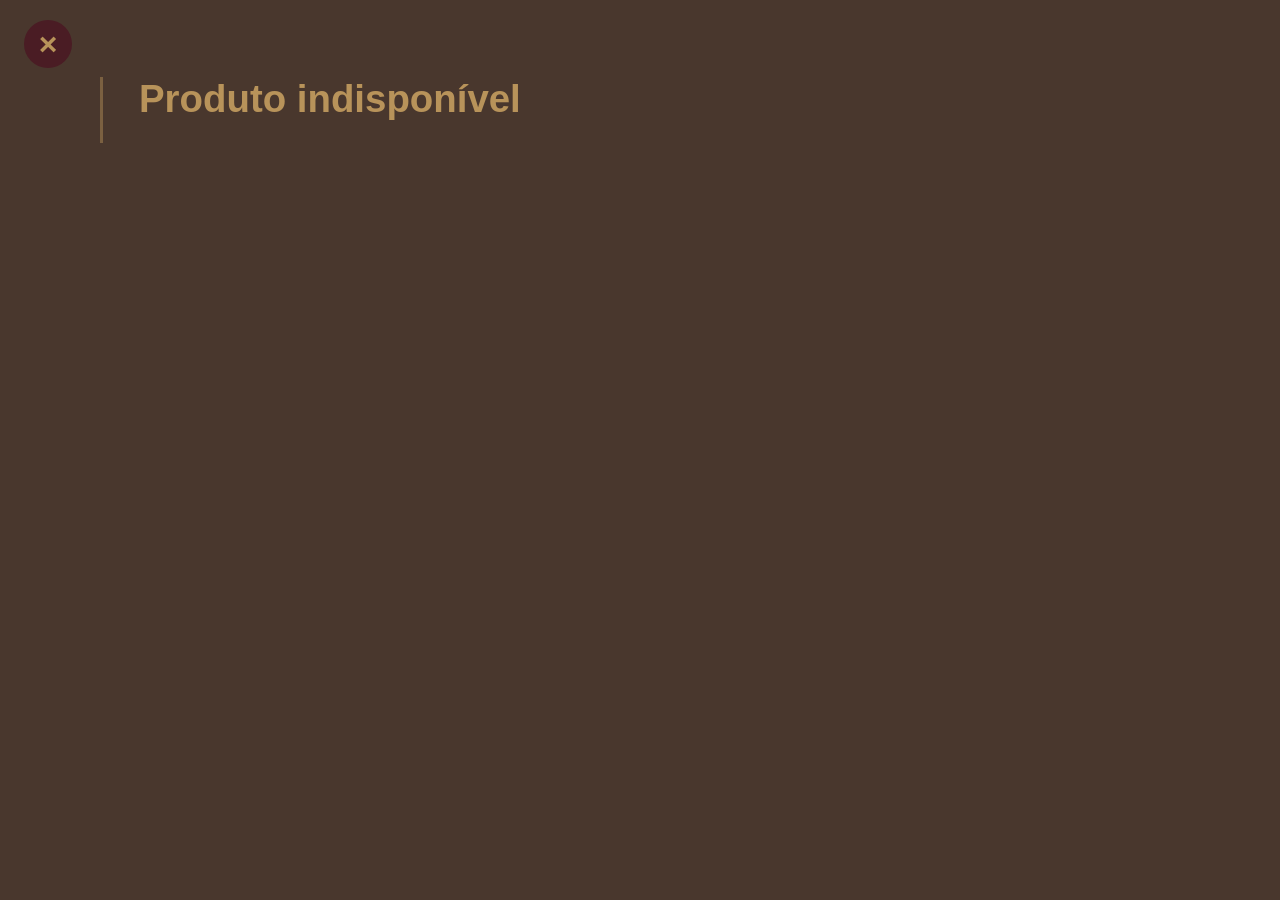
<file: Html/single.html>
<!doctype html>
<html lang="pt-BR">
<head>
    <meta charset="utf-8">
    <meta name="viewport" content="width=device-width, initial-scale=1">
    <title>Detalhes do produto | Pasticcio</title>
    <link rel="stylesheet" href="CSS/single.css">
    <script src="single-products.js" defer></script>
    <script src="single.js" defer></script>
</head>
<body class="single-product-page">
    <main class="single-carbonara" aria-labelledby="product-title">
        <a class="single-carbonara__close" href="index.html" aria-label="Voltar ao cardápio">×</a>
        <div class="single-carbonara__layout">
            <div class="single-carbonara__media" data-product-media hidden>
                <div class="single-carbonara__photo" data-product-photo>
                    <img alt="">
                </div>
                <div class="single-carbonara__ingredients">
                    <h2>Detalhes:</h2>
                    <div data-product-details></div>
                </div>
            </div>
            <div class="single-carbonara__content">
                <h1 id="product-title">Produto indisponível</h1>
                <div data-product-content hidden>
                    <p class="single-carbonara__price"></p>
                    <div class="single-carbonara__actions">
                        <div class="single-carbonara__counter" role="group" aria-label="Quantidade">
                            <button type="button" data-quantity-minus aria-label="Diminuir quantidade">−</button>
                            <output data-quantity-value aria-live="polite">0</output>
                            <button type="button" data-quantity-plus aria-label="Aumentar quantidade">+</button>
                        </div>
                        <button class="single-carbonara__add" type="button" data-add-to-cart>Adicionar ao carrinho</button>
                    </div>
                    <div class="single-carbonara__description"></div>
                </div>
            </div>
        </div>
    </main>
</body>
</html>
</file>
<file: Html/style.css>
/* =========================================================
   PASTICCIO — Cucina Italiana
   Folha de estilos principal
   ========================================================= */

:root {
  --brown: #49372D;
  --brown-deep: #302d2b;
  --brown-soft: #5a4033;
  --burgundy: #4A1C24;
  --burgundy-light: #713B45;
  --gold: #B8935A;
  --cream: #f2e9dc;
  --white: #fffaf3;
  --green: #4EAC5B;
  --body-font: "Roboto", sans-serif;
  --display-font: "Roboto", sans-serif;
  --title-font:  'Bodoni Moda', serif;
}

* { box-sizing: border-box; }

html { scroll-behavior: smooth; scroll-padding-top: 82px; }

body {
  margin: 0;
  background: var(--brown);
  color: var(--cream);
  font-family: var(--body-font);
  font-size: 15px;
  line-height: 1.7;
}

a { text-decoration: none; }
img { display: block; max-width: 100%; }

h1, h2, h3 {
  font-family: var(--title-font);
  font-weight: 500;
}

h2 {
  color: var(--gold);
  font-size: clamp(2.5rem, 4.6vw, 4rem);
  line-height: 1.05;
}

.section-space { padding: 105px 0; }

.eyebrow {
  margin-bottom: 12px;
  color: var(--gold);
  font-size: .7rem;
  font-weight: 700;
  letter-spacing: .2em;
  text-transform: uppercase;
}

/* NAVBAR */
.site-navbar {
  min-height: 78px;
  background: var(--brown-deep);
  border-top: 5px solid var(--gold);
  box-shadow: 0 5px 22px #00000020;
}

.brand-logo {
  color: var(--gold) !important;
  font-family: "Fleur De Leah", cursive;
  font-size: 2.8rem;
  line-height: 1;
}

.brand-logo span { color: var(--cream); }

.site-navbar .nav-link {
  color: var(--white);
  font-size: .82rem;
  font-weight: 600;
  transition: color .2s ease;
}

.site-navbar .nav-link:hover,
.site-navbar .nav-link:focus { color: var(--gold); }

.navbar-toggler { border-color: #b8945870; }
.navbar-toggler:focus { box-shadow: 0 0 0 .2rem #b8945840; }

/* HERO */
.hero-section {
  position: relative;
  display: grid;
  min-height: min(760px, 82vh);
  place-items: center;
  overflow: hidden;
  background: url(../Images/arquivo.figma/background-home.png) center 54% / cover no-repeat;
}

.hero-overlay {
  position: absolute;
  inset: 0;
  background: linear-gradient(90deg, #130d0bd9, #1b100a78 55%, #130d0bbd);
}

.hero-content {
  position: relative;
  z-index: 1;
  padding: 100px 15px;
}

.hero-eyebrow { color: #e0c18a; }

.hero-logo {
  margin: 0;
  color: var(--gold);
  font-family:  "Fleur De Leah", cursive;
  font-size: clamp(5rem, 12vw, 9.5rem);
  line-height: 1;
  text-shadow: 0 4px 18px #0009;
}

.laurel {
    display: flex;
    justify-content: center;
    align-items: center;
    margin: 12px auto 25px;
}

.laurel img {
    display: block;
    width: 280px;
    max-width: 100%;
    height: auto;
    object-fit: contain;
}

.hero-subtitle {
  max-width: 700px;
  margin: 0 auto 30px;
  color: var(--white);
  font-size: .9rem;
  font-weight: 700;
  letter-spacing: .06em;
  text-transform: uppercase;
}

.btn-main {
  padding: 12px 28px;
  border: 1px solid var(--burgundy);
  border-radius: 30px;
  background: var(--burgundy);
  color: var(--white);
  font-size: .78rem;
  font-weight: 700;
  letter-spacing: .04em;
  text-transform: uppercase;
  transition: background .2s ease, transform .2s ease;
}

.btn-main:hover {
  transform: translateY(-2px);
  border-color: var(--burgundy-light);
  background: var(--burgundy-light);
  color: var(--white);
}

.btn-whatsapp {
  border: 0;
  background: var(--green);
}

.btn-whatsapp:hover { background: #267441; }

.btn-whatsapp i, .reservation-section .btn i { margin-right: 7px; }

.scroll-cue {
  position: absolute;
  z-index: 2;
  bottom: 22px;
  left: 50%;
  color: var(--gold);
  font-size: 1.5rem;
  transform: translateX(-50%);
}

/* HISTÓRIA */
.history-section { padding: 0; }

.history-image {
  min-height: 620px;
  background: url(../Images/arquivo.figma/Gemini_Generated_Image_mvkg6nmvkg6nmvkg.jfif) center / cover no-repeat;
}

.history-copy {
  padding: clamp(55px, 8vw, 120px);
  background: var(--burgundy);
}

.history-inner { max-width: 100%; }

.history-inner > p {
  align-items: center;
  text-align: left;
}

.history-copy h2 { 
  margin-bottom: 18px;
  text-align: center;

 }

.history-copy p:not(.eyebrow) {
  color: #eadfd7;
  font-size: .88rem;
  line-height: 1.9;
}

.title-rule {
  max-width: 100%;
  width: 600px;
  height: 3px;
  margin: 22px 0 30px;
  background: linear-gradient(90deg, var(--green) 0 33%, var(--white) 33% 66%, #c64a42 66%);
}

.title-rule-center { margin: 22px auto 25px; }

/* TÍTULOS DAS SEÇÕES */
.section-heading {
  max-width: 760px;
  margin: 0 auto 52px;
}

.section-heading h2 { margin-bottom: 0; }

.section-heading > p:last-child {
  max-width: 660px;
  margin: 0 auto;
  color: #e0d1c3;
  font-size: .88rem;
}

/* CARDÁPIO */
.menu-section { background: var(--brown); }

.catalog-card {
  display: grid;
  grid-template-columns: minmax(0, 1fr);
  text-align: center;
}

.catalog-card-toggle,
.catalog-card-details { grid-area: 1 / 1; }

.catalog-card-toggle {
  position: relative;
  width: 100%;
  min-height: 100%;
  aspect-ratio: 1 / 1.25;
  overflow: hidden;
  padding: 0;
  border: 1px solid #b8945840;
  border-radius: 9px;
  background: #302d2b;
}

.catalog-card-toggle:focus-visible,
.catalog-collection summary:focus-visible {
  outline: 2px solid var(--gold);
  outline-offset: 3px;
}

.catalog-card-toggle img {
  position: absolute;
  inset: 0;
  width: 100%;
  height: 100%;
  object-fit: cover;
}

/* Mostra somente a foto na exportação que reúne os dois estados. */
.catalog-card-cropped img {
  inset: -5% auto auto -6%;
  width: 227%;
  max-width: none;
  height: 110%;
  object-fit: fill;
}

.catalog-card-details {
  z-index: 1;
  display: grid;
  place-items: center;
  padding: clamp(.65rem, 1.4vw, 1.25rem);
  border: 1px solid #b8945840;
  border-radius: 9px;
  background: #302d2b;
  color: var(--cream);
  pointer-events: none;
}

.catalog-card-details[hidden] { visibility: hidden; }

.catalog-card-details p {
  margin: 0;
  font-size: .875rem;
  line-height: 1.45;
}

.catalog-card h3 {
  margin: 13px 0 0;
  color: var(--cream);
  font-size: 1.35rem;
  line-height: 1.1;
}

.catalog-collection summary { list-style: none; }
.catalog-collection summary::-webkit-details-marker { display: none; }
.catalog-collection[open] .catalog-show-all,
.catalog-collection:not([open]) .catalog-show-less { display: none; }
.section-action { margin-top: 45px; }

.btn-outline-gold {
  padding: 10px 30px;
  border: 1px solid var(--burgundy);
  border-radius: 30px;
  background: var(--burgundy);
  color: var(--white);
  font-size: .72rem;
  font-weight: 700;
  transition: .2s ease;
}

.btn-outline-gold:hover {
  border-color: var(--gold);
  background: transparent;
  color: var(--gold);
}

/* ADEGA */
.wine-section {
  background: #3f2e27;
  border-top: 1px solid #b8945825;
  border-bottom: 1px solid #b8945825;
}

/* RESERVA */
.reservation-section {
  position: relative;
  background: linear-gradient(#2b1b18d9, #2b1b18e8),
    url("https://images.unsplash.com/photo-1517248135467-4c7edcad34c4?auto=format&fit=crop&w=1800&q=85") center / cover;
}

.reservation-section h2 {
  max-width: 760px;
  margin: 0 auto 18px;
}

.reservation-section p:not(.eyebrow) {
  margin-bottom: 27px;
  color: #e5d8ca;
}

/* CONTATO */
.contact-section { background: var(--brown); }

.contact-section h2 {
  margin-bottom: 35px;
  font-size: clamp(2.4rem, 3.6vw, 3.5rem);
}

.delivery-column { padding-right: clamp(20px, 5vw, 75px); }

.registration-column {
  padding-left: clamp(20px, 5vw, 75px);
  border-left: 1px solid var(--gold);
}

.delivery-list {
  display: grid;
  gap: 17px;
  max-width: 440px;
}

.delivery-option {
  display: flex;
  align-items: center;
  gap: 15px;
  min-height: 78px;
  padding: 12px 16px;
  border: 1px solid #d9c5ad;
  border-radius: 8px;
  color: var(--cream);
  transition: background .2s ease, border-color .2s ease;
}

.delivery-option:hover {
  border-color: var(--gold);
  background: #ffffff08;
  color: var(--white);
}

.delivery-mark {
  display: grid;
  width: 48px;
  height: 48px;
  flex: 0 0 48px;
  place-items: center;
  border-radius: 50%;
  color: white;
  font-size: .7rem;
  font-weight: 700;
}

.ifood { background: #e73535; }
.food99 { background: #333; color: #27221a; }
.keeta { background: #b6d93b; color: #302d2b; }

.delivery-option strong,
.delivery-option small { display: block; }

.delivery-option strong { font-size: .8rem; }
.delivery-option small { color: #cbb9a8; font-size: .68rem; }
.delivery-option > i { margin-left: auto; color: var(--gold); }

.registration-form { display: grid; gap: 22px; }

.registration-form .form-floating > .form-control {
  border: 0;
  border-bottom: 1px solid var(--gold);
  border-radius: 0;
  background: transparent;
  color: var(--white);
  box-shadow: none;
}

.registration-form .form-floating > label {
  color: #cdbba9;
  font-size: .78rem;
}

.registration-form .form-control:focus { border-bottom-color: var(--white); }

.registration-form .form-control:focus ~ label { color: var(--gold); }

.registration-form .btn { justify-self: end; margin-top: 10px; }

.form-note {
  margin-top: 18px;
  color: #bda997;
  font-size: .68rem;
}

/* FOOTER */
.site-footer {
  padding: 65px 0 0;
  border-top: 5px solid var(--gold);
  background: #49352b;
}

.footer-main { padding-bottom: 45px; }

.footer-info p {
  margin: 0;
  color: #e2d4c7;
  font-size: .76rem;
  line-height: 1.7;
}

.footer-info .footer-label {
  margin-bottom: 5px;
  color: var(--gold);
  font-size: .68rem;
  font-weight: 700;
  letter-spacing: .12em;
  text-transform: uppercase;
}

.footer-logo { display: inline-block; font-size: 4rem; }

.footer-tagline {
  margin-top: -4px;
  color: var(--gold);
  font-family: var(--display-font);
  font-size: .85rem;
  letter-spacing: .16em;
}

.social-links {
  display: flex;
  justify-content: flex-end;
  gap: 12px;
  margin-top: 15px;
}

.social-links a {
  display: grid;
  width: 37px;
  height: 37px;
  place-items: center;
  border: 1px solid var(--gold);
  border-radius: 50%;
  color: var(--gold);
  transition: .2s ease;
}

.social-links a:hover {
  background: var(--gold);
  color: var(--brown-deep);
}

.footer-bottom {
  width: 100%;
  padding: 18px 0;
  border-top: 1px solid #B8935A;
}

.footer-bottom p {
  margin: 0;
  color: #d2c2b3;
  font-size: .68rem;
}

/* RESPONSIVIDADE */
@media (max-width: 991.98px) {
  .site-navbar .navbar-collapse { padding: 15px 0 20px; }
  .site-navbar .navbar-nav { align-items: flex-start !important; gap: 5px !important; }
  .history-image { min-height: 430px; }
  .history-copy { padding: 65px 8vw; }
  .registration-column { padding-left: 12px; border-left: 0; }
  .delivery-column { padding-right: 12px; }
}

@media (max-width: 575.98px) {
  .section-space { padding: 75px 0; }
  .site-navbar { min-height: 70px; }
  .brand-logo { font-size: 2.45rem; }
  .hero-section { min-height: 650px; }
  .hero-content { padding: 80px 18px; }
  .hero-subtitle { font-size: .72rem; line-height: 1.8; }
  .history-image { min-height: 340px; }
  .history-copy { padding: 55px 25px; }
  .history-copy p:not(.eyebrow) { font-size: .82rem; }
  .section-heading { margin-bottom: 35px; }
  .dish-card h3, .wine-card h3 { font-size: 1.12rem; }
  .contact-section h2 { margin-bottom: 25px; }
  .delivery-column { padding-bottom: 20px; }
  .footer-info, .footer-info.text-md-end { text-align: center !important; }
  .social-links { justify-content: center; }
  .footer-logo { margin-top: 10px; }
}
</file>
<file: Html/CSS/single.css>
.single-carbonara { 
    --single-bg:#49372d;
    --single-accent:#b8935a;
    --single-button:#4a1c24;
    box-sizing:border-box;
    position:relative;
    min-height:100%;
    padding:clamp(76px,6vw,110px) clamp(20px,3vw,40px) clamp(32px,4vw,64px);
    background:var(--single-bg);
    color:#fff;
    font-family:Roboto,Arial,sans-serif;
}
.single-carbonara, .single-carbonara * { box-sizing:border-box; }
.single-carbonara__close { 
    position:absolute;
    top:20px;
    left:24px;
    width:48px; height:48px; border:0; border-radius:50px; background:var(--single-button); color:var(--single-accent); font:800 32px/1 Roboto,Arial,sans-serif; cursor:pointer; }
.single-carbonara__layout { display:grid; grid-template-columns:minmax(0,0.9fr) minmax(0,1fr); gap:clamp(24px,3vw,44px); max-width:1080px; margin:auto; }
.single-carbonara__media { min-width:0; }
.single-carbonara__photo { width:100%; aspect-ratio:1; overflow:hidden; border-radius:32px; background:#fff; }
.single-carbonara__photo>img { display:block; width:100%; height:100%; object-fit:cover; }
.single-carbonara__ingredients { margin-top:clamp(24px,3vw,44px); }
.single-carbonara__ingredients>h2 { margin:0 0 10px; font-size:clamp(20px,1.8vw,26px); font-weight:800; line-height:1.2; color:var(--single-accent); }
.single-carbonara__ingredients>p { margin:0; max-width:460px; font-size:clamp(16px,1.2vw,18px); font-weight:300; line-height:1.4; }
.single-carbonara__content { border-left:3px solid rgba(184,147,90,.45); padding-left:clamp(22px,3vw,36px); min-width:0; }
.single-carbonara__content>h1 { margin:0 0 22px; color:var(--single-accent); font-size:clamp(28px,3vw,44px); font-weight:800; line-height:1.16; }
.single-carbonara__price { margin:0 0 18px; color:var(--single-accent); font-size:clamp(30px,3vw,42px); font-weight:800; line-height:1.2; }
.single-carbonara__actions { display:flex; align-items:center; justify-content:space-between; gap:16px; flex-wrap:wrap; margin:0 0 32px; }
.single-carbonara__counter { display:flex; align-items:center; gap:9px; }
.single-carbonara__counter>button { width:44px; height:44px; border:0; border-radius:10px; background:var(--single-button); color:#fff; font-size:26px; font-weight:800; cursor:pointer; }
.single-carbonara__counter>button:first-child { background: #4a1c24; }
.single-carbonara__counter>output { min-width:30px; text-align:center; font-size:32px; font-weight:800; color:var(--single-accent); }
.single-carbonara__add { width:200px; min-height:52px; border:0; border-radius:28px; background:var(--single-button); color:var(--single-accent); font:400 18px/1.2 Roboto,Arial,sans-serif; cursor:pointer; transition:background-color .2s ease, color .2s ease; }
@media (hover: hover) {
    .single-carbonara__add:hover {
        background-color: var(--single-accent);
        color: var(--single-button);
    }
}
.single-carbonara__description>p { margin:0 0 16px; max-width:540px; font-size:clamp(16px,1.45vw,21px); font-weight:300; line-height:1.35; }
.single-carbonara button:focus-visible { outline:3px solid var(--single-accent); outline-offset:4px; }
@media (max-width:950px) { .single-carbonara { padding:80px 20px 36px; } .single-carbonara__close { left:20px; } .single-carbonara__layout { grid-template-columns:1fr; gap:24px; max-width:500px; } .single-carbonara__content { border:0; margin:0; padding:0; } .single-carbonara__photo { max-width:420px; margin:auto; border-radius:24px; } .single-carbonara__ingredients { margin-top:20px; } .single-carbonara__content>h1 { margin-bottom:20px; } .single-carbonara__actions { margin-bottom:24px; } }
@media (max-width:480px) { .single-carbonara__actions { align-items:stretch; } .single-carbonara__add { width:100%; } }

.single-product-page {
    margin: 0;
}

.single-product-page .single-carbonara {
    min-height: 100vh;
}

.single-carbonara__close[href] {
    display: grid;
    place-items: center;
    text-decoration: none;
}

.single-carbonara__close[href]:focus-visible {
    outline: 3px solid var(--single-accent);
    outline-offset: 4px;
}

.single-product-photo {
    position: relative;
}

.single-product-photo > img {
    position: absolute;
    height: auto;
    max-width: none;
}

[data-product-details] {
    font-size: clamp(16px, 1.2vw, 18px);
    line-height: 1.4;
}

.single-product-facts {
    display: grid;
    grid-template-columns: repeat(2, minmax(0, 1fr));
    gap: 12px 20px;
    margin: 0;
}

.single-product-facts dd {
    margin: 0;
}

.single-product-page .single-carbonara__add:only-child {
    margin-left: auto;
}
</file>
